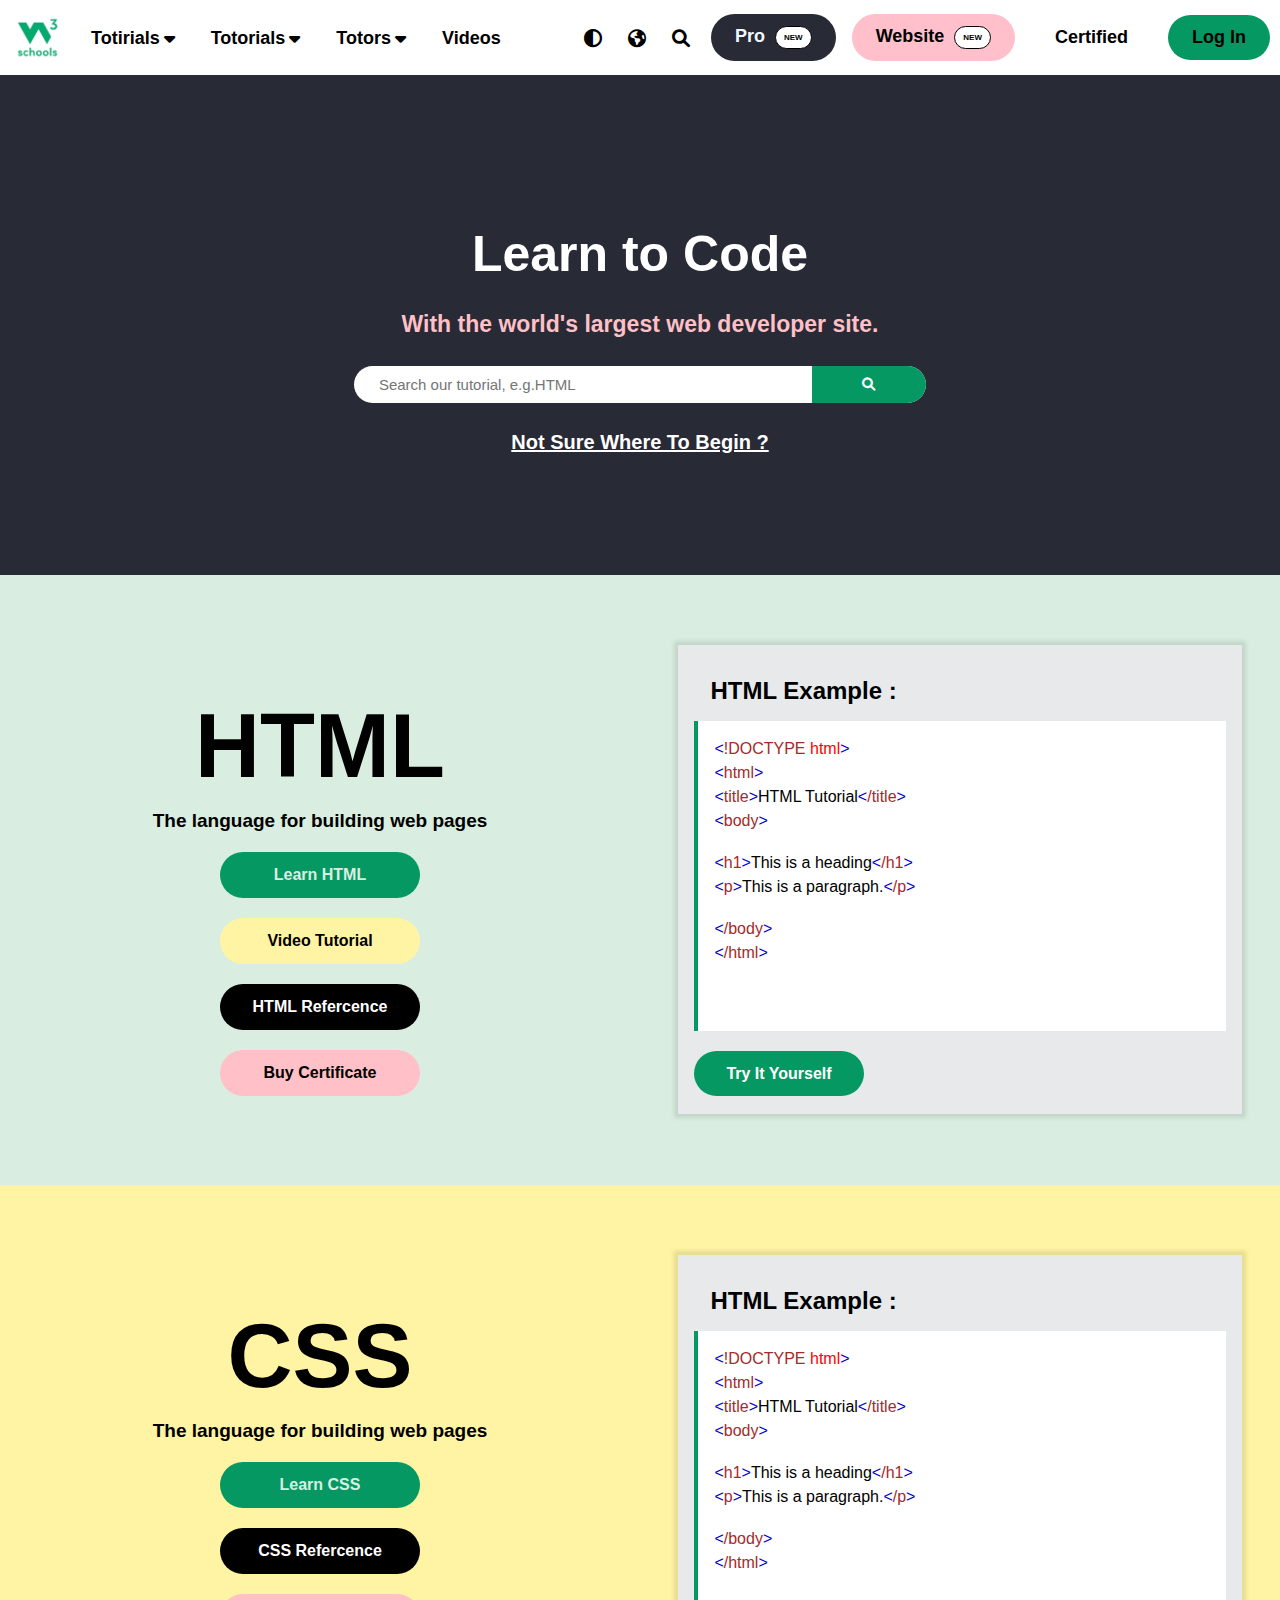
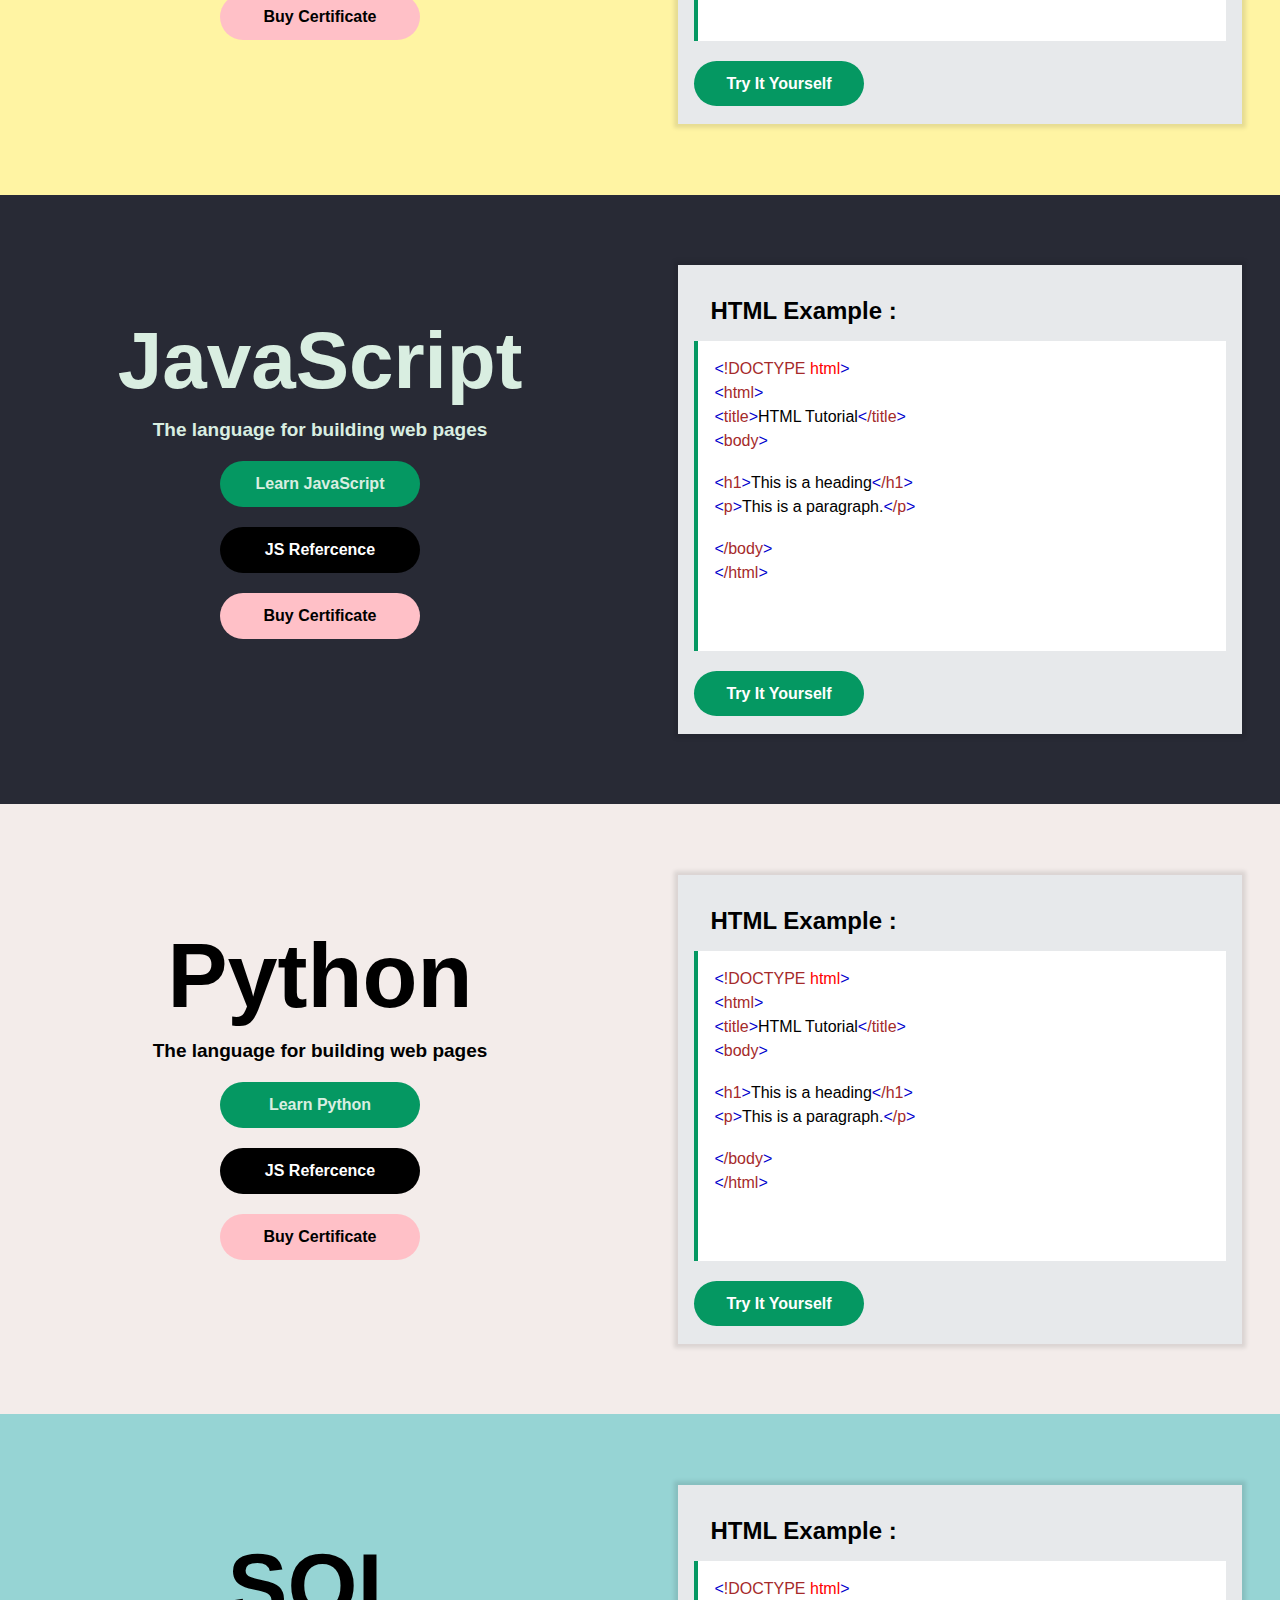
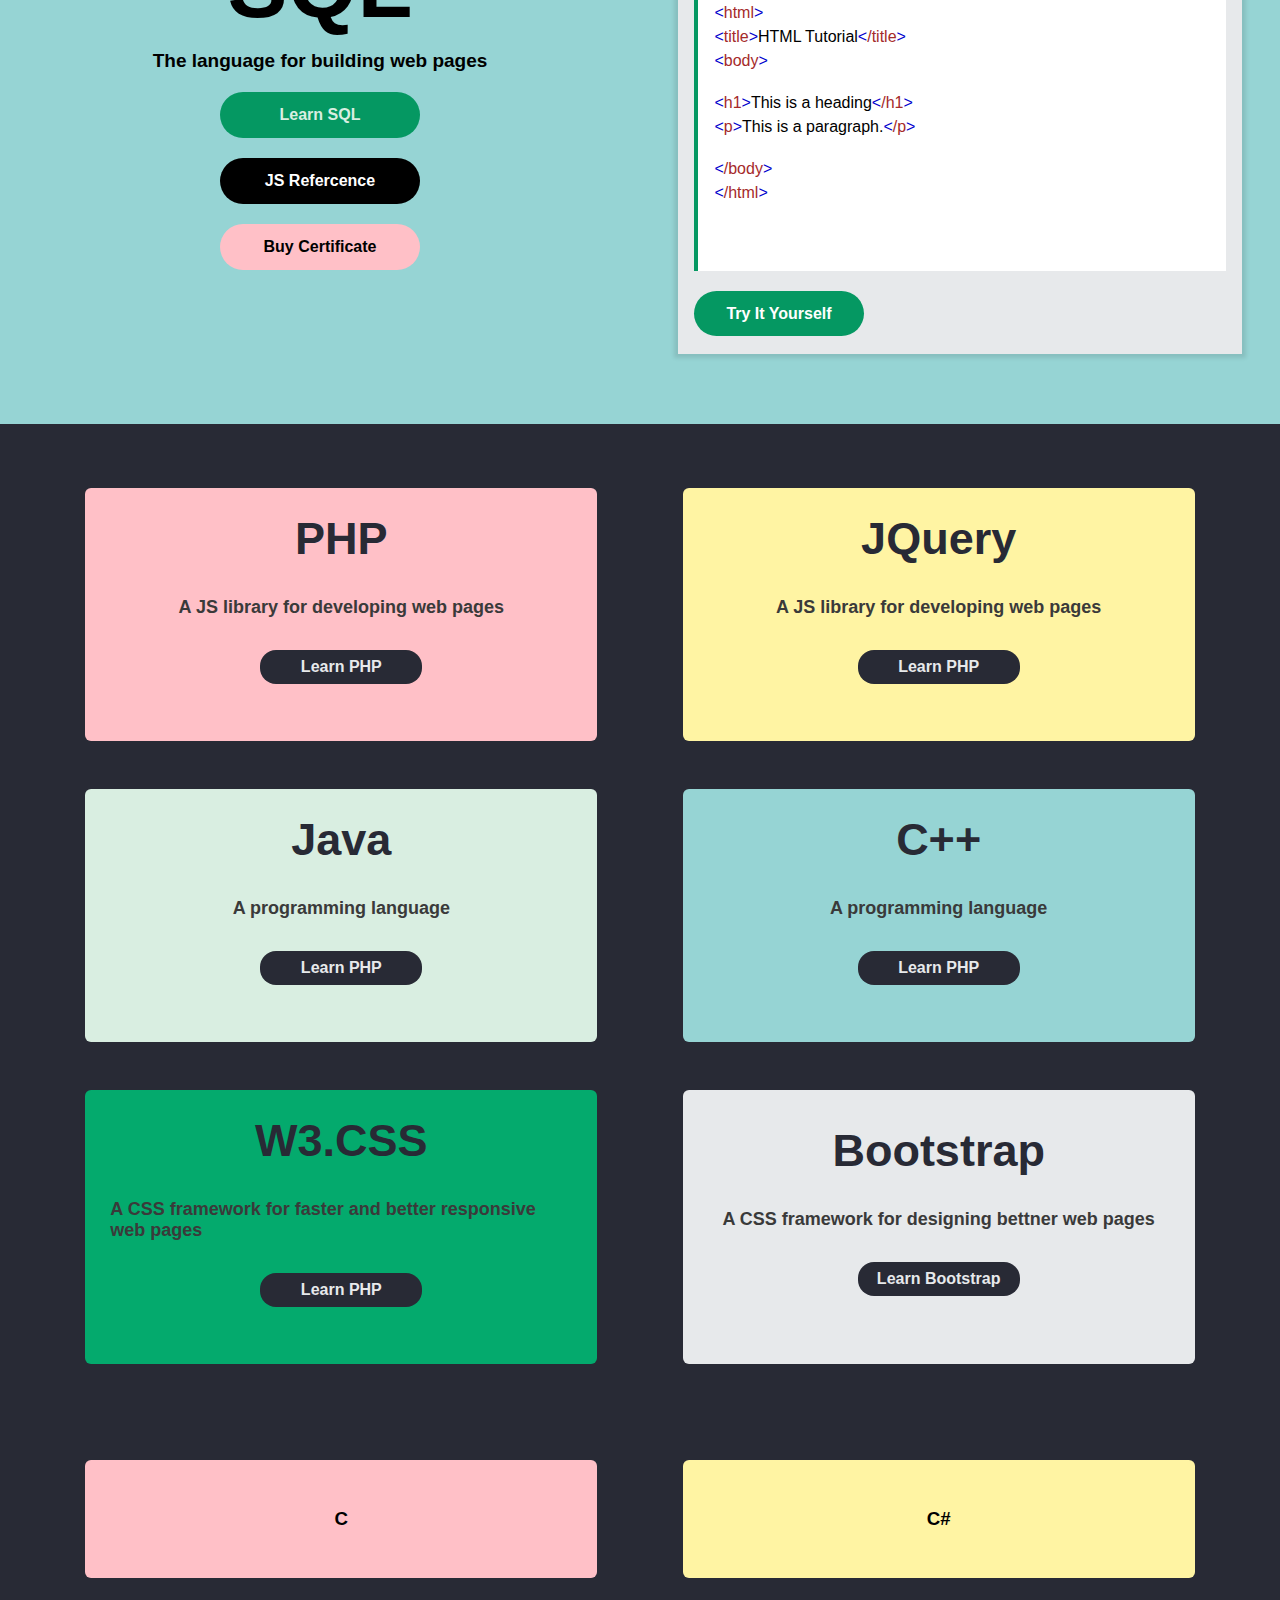
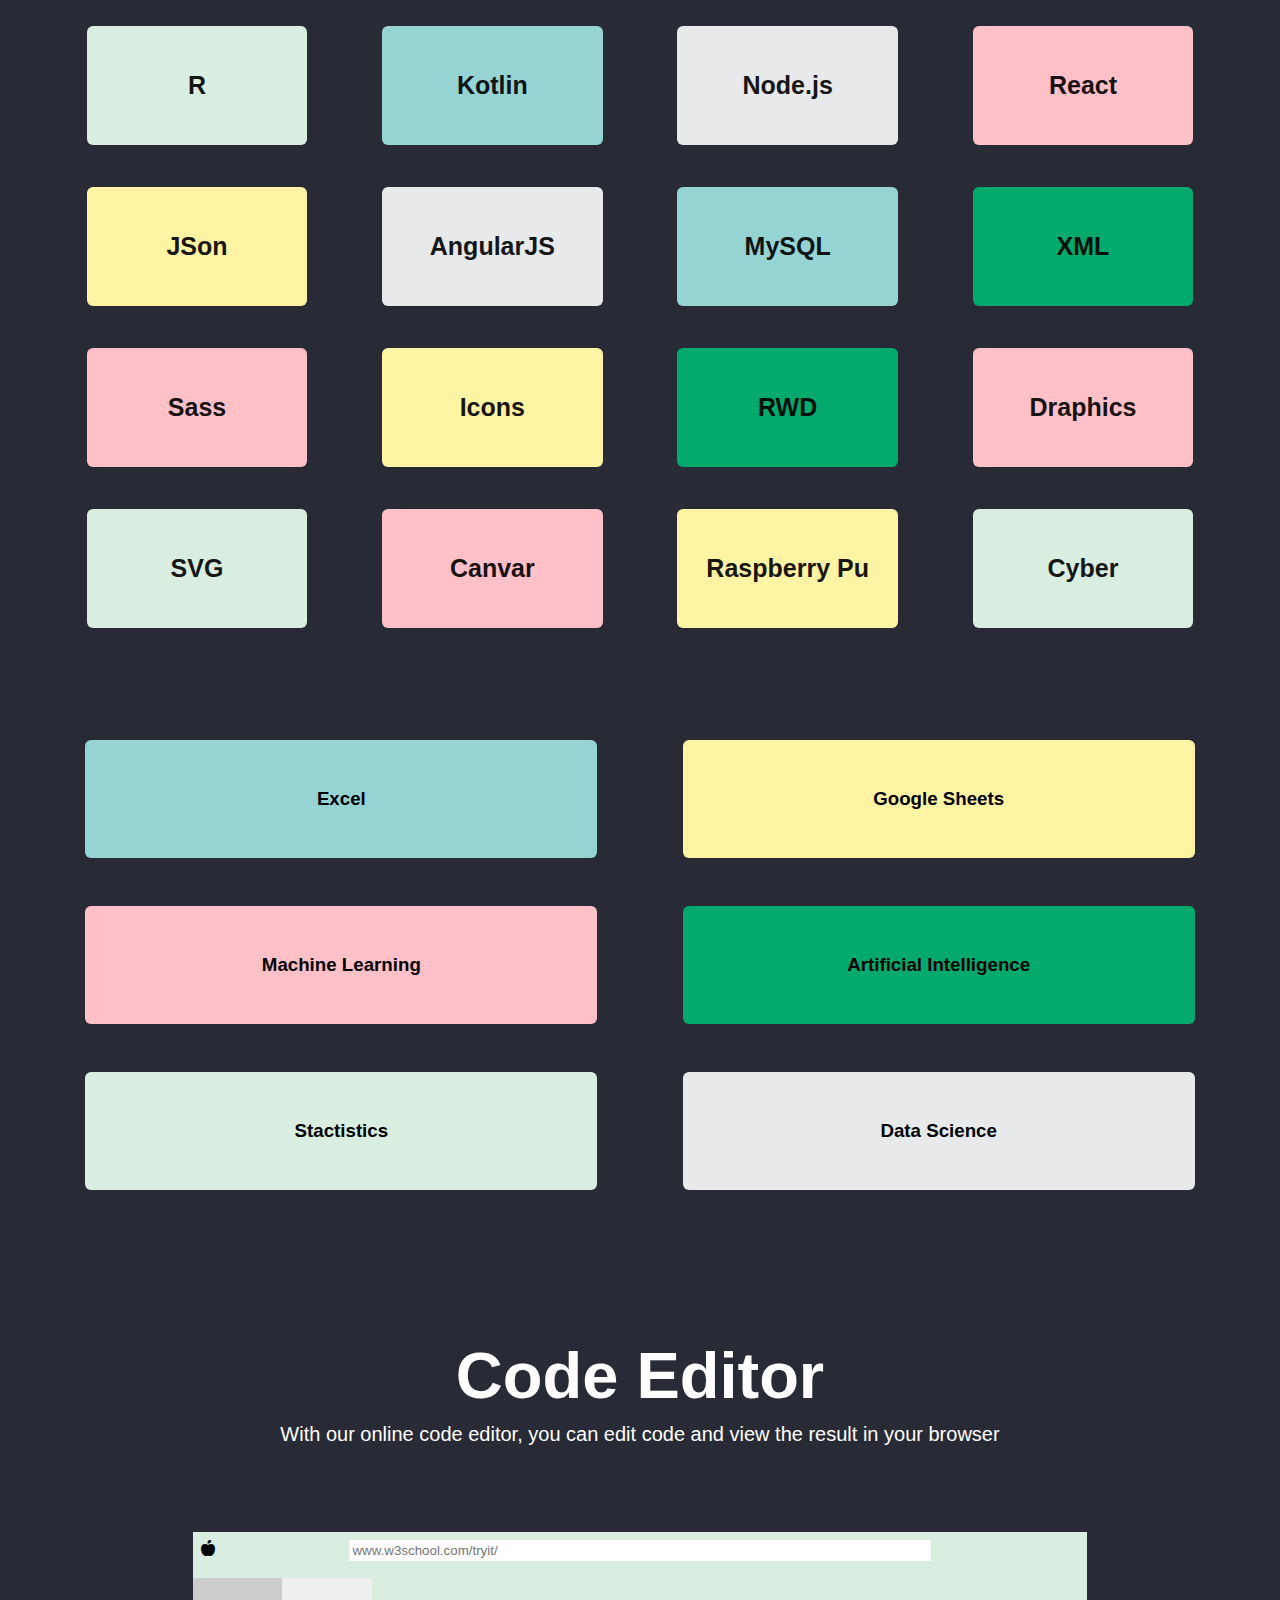
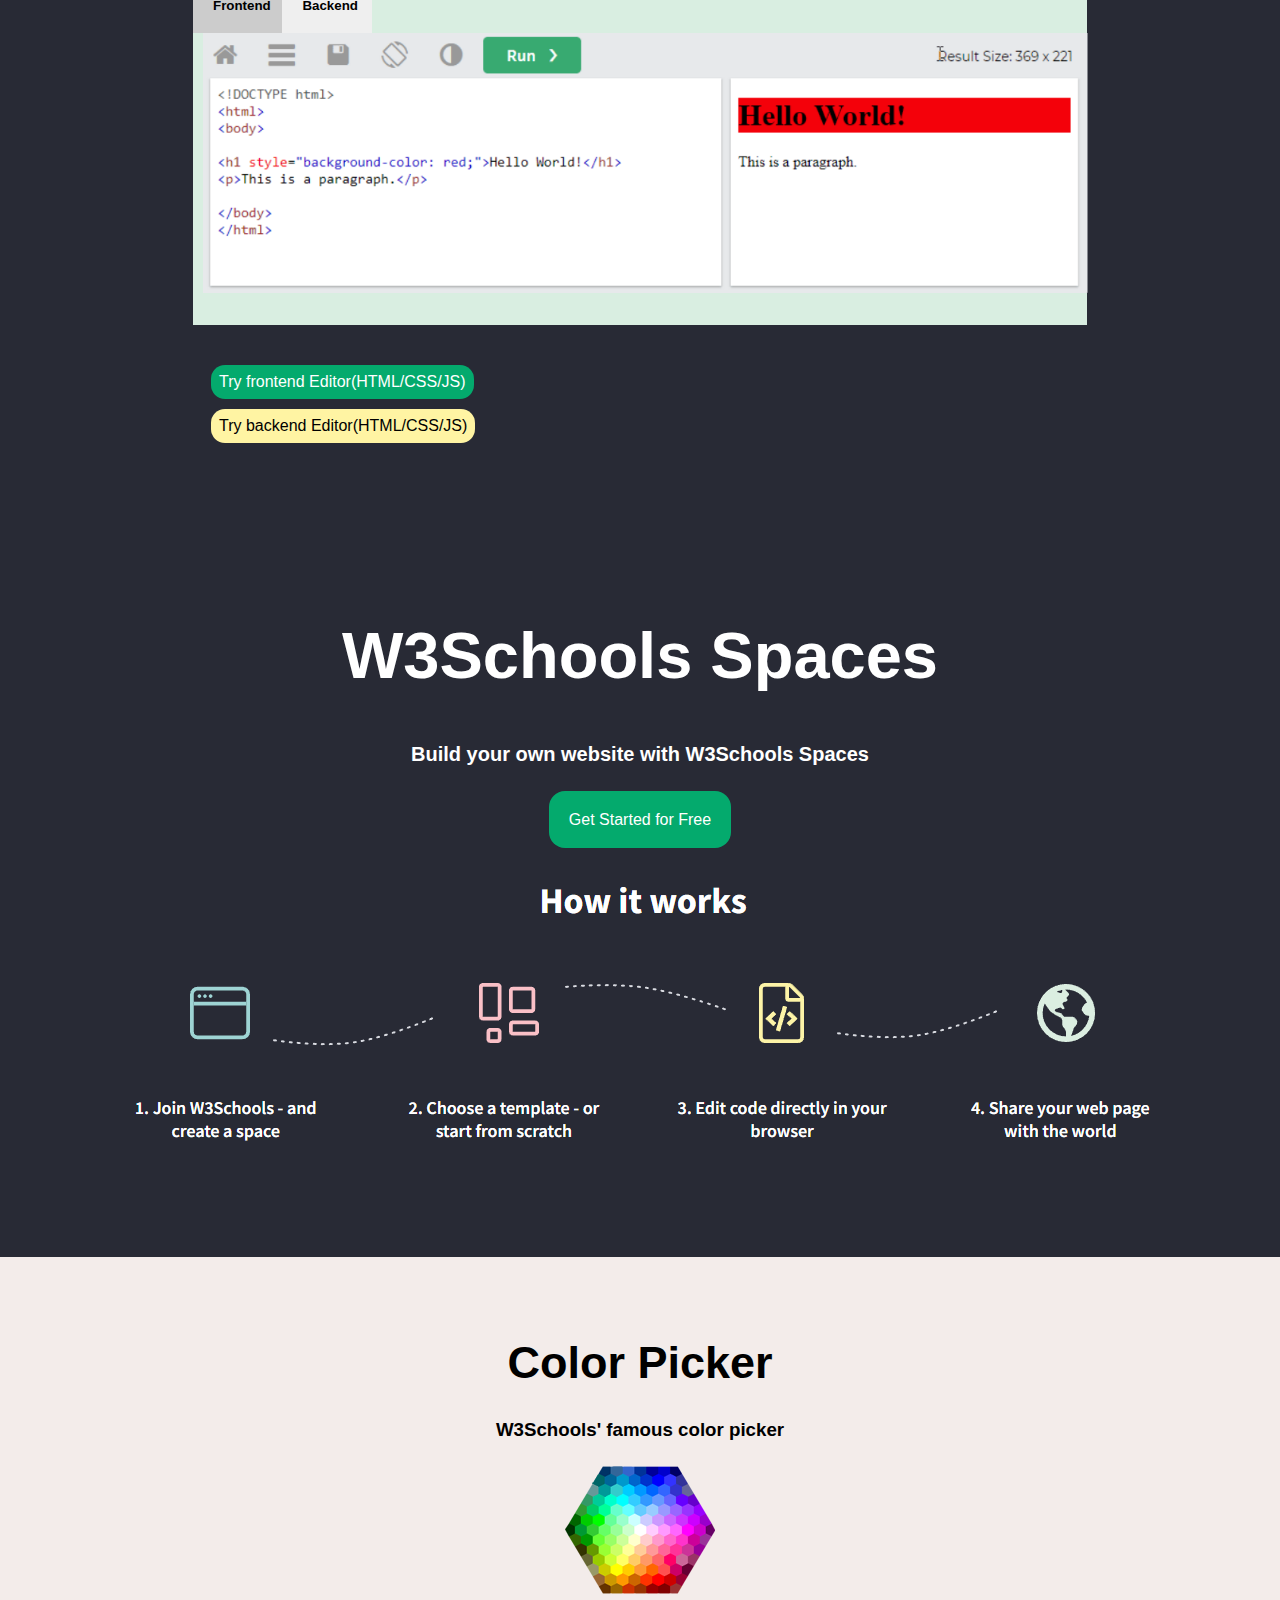
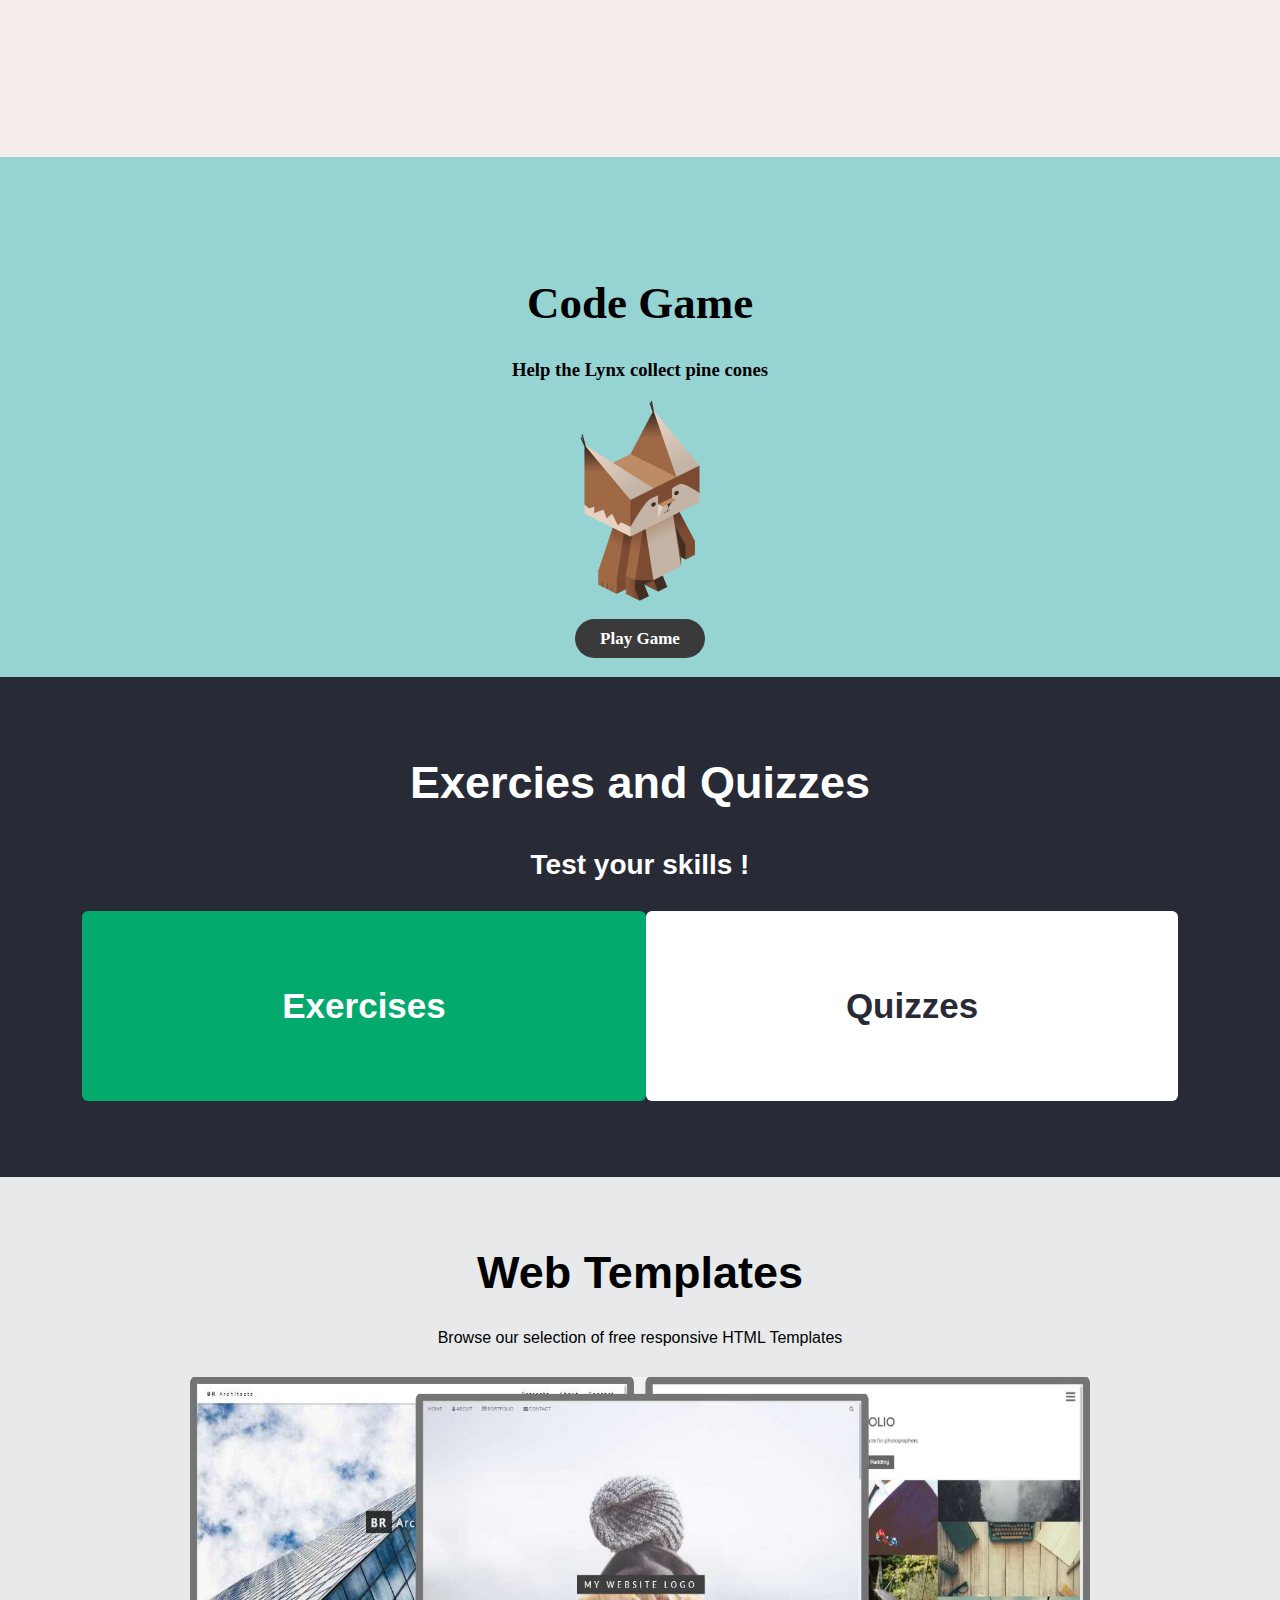
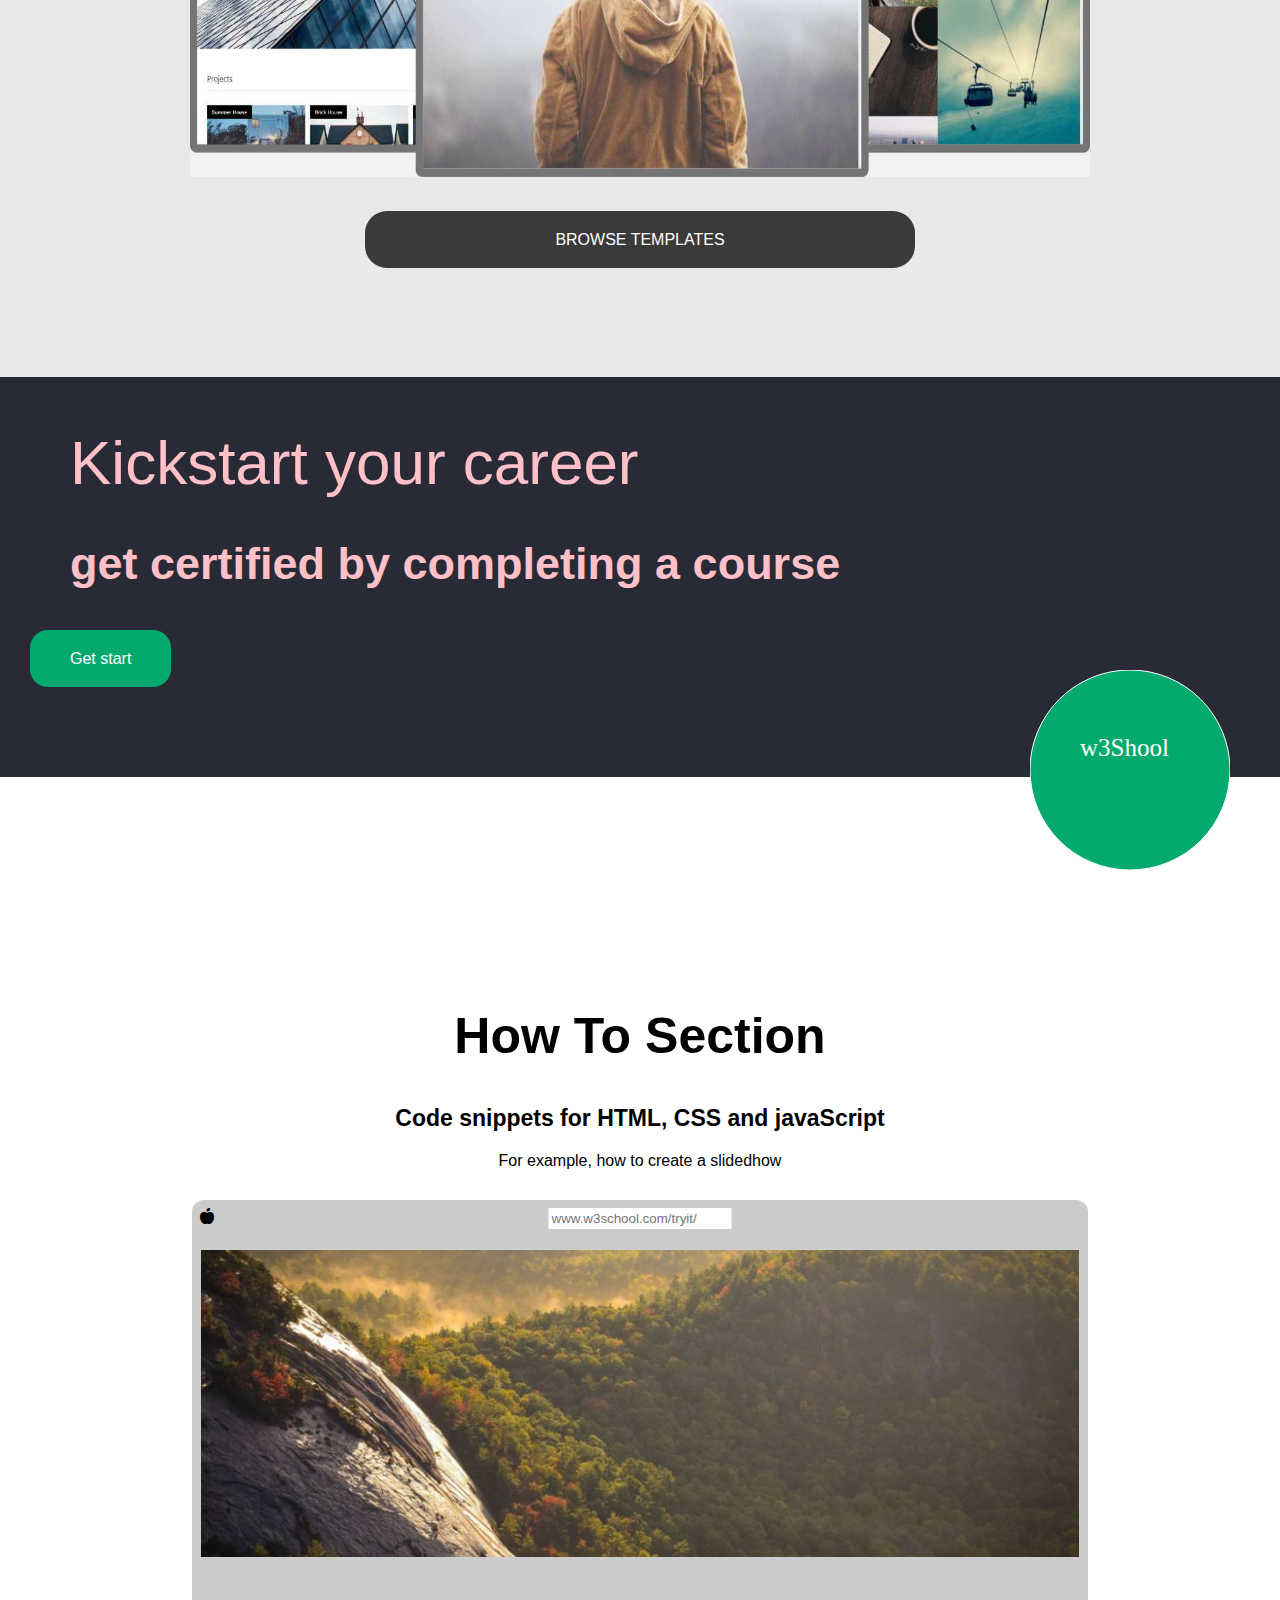
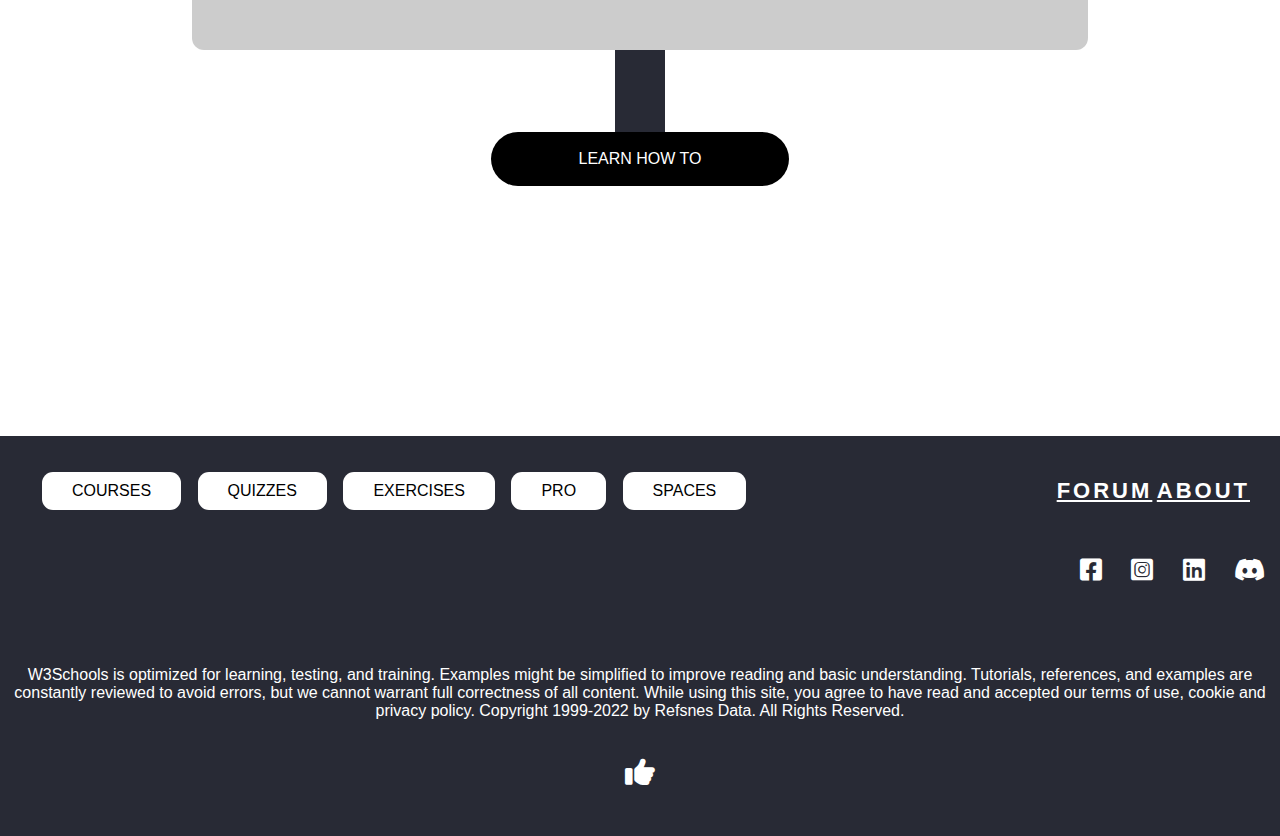
<file: index.html>
<!DOCTYPE html>
<html lang="en">
<head>
    <meta charset="UTF-8">
    <meta http-equiv="X-UA-Compatible" content="IE=edge">
    <meta name="viewport" content="width=device-width, initial-scale=1.0">
    <title>Docunhment</title>
    <link rel ="stylesheet" href="asset.css">
    <link rel="stylesheet" href="fontawesome-free-6.1.1-web/css/all.min.css">
<body>
    
        <div id="header" >
        <a class="logo-container" href="#">
            <img class="logo" src ="logo.jpg">
         </a>

         <ul class="nav-bar">
           <li><p>Totirials</p><i class="fa-solid fa-caret-down"></i></li>
           <li><p>Totorials</p><i class="fa-solid fa-caret-down"></i></li>
           <li><p>Totors</p><i class="fa-solid fa-caret-down"></i></li>
            <li><p>Videos</p></li>
            
           
         </ul>
         <div class="right-menu">
            <div class="dark"><i class="fa-solid fa-circle-half-stroke"></i></div>
            <div class="world"><i class="fa-solid fa-earth-americas"></i></div>
            <div class="search"><i class="fa-solid fa-magnifying-glass"></i></div>
            <div class="pro">Pro<span>New</span></div>
            <div class="website">Website<span>New</span></div>
            <div class="get-certified">Certified</div>
            <div class="login"> Log In</div>
         </div>
    </div>
    <div id="content">
        <div class="learn-to-code">
        <h1 class="margin-top-24px"> Learn to Code</h1>
        <h2 class="margin-top-24px">With the world's largest web developer site.</h2>
        
        <form class="margin-top-24px">
            <input type="text" id="search" name="fname" placeholder="Search our tutorial, e.g.HTML">
            <button>
                <i class="fa-solid fa-magnifying-glass"></i>
            </button>
            

        </form>
        <a class="margin-top-24px"href="#">Not Sure Where To begin ?</a>
        </div>
    </div>
    <div class="main-course html">
        
        <div class="left-content">
        <h1>HTML</h1>
        <p> The language for building web pages </p>
        <ul>
            <li><a class="learn" href="">Learn HTML</a></li>
            <li><a  class="video"href=""> Video Tutorial</a></li>
            <li><a class="reference" href="">HTML Refercence</a></li>
            <li><a class="buy" href="">Buy Certificate</a></li>
        </ul>
        </div>
        <div  class="code-example">
            <div class="code-container">
                <h3>HTML Example :</h3>
                <div class="code">
                    <span class="tagnamecolor" >
                        <span class="tagcolor">&lt;</span>!DOCTYPE<span class="attributecolor"
                            > html</span><span class="tagcolor"
                           >&gt;</span></span><br>
                    <span class="tagnamecolor" >
                        <span class="tagcolor"
                           >&lt;</span>html<span class="tagcolor"
                           >&gt;</span>
                        </span><br>
                    <span class="tagnamecolor" ><span class="tagcolor"
                           >&lt;</span>title<span class="tagcolor"
                           >&gt;</span></span>HTML Tutorial<span class="tagnamecolor"
                        ><span class="tagcolor">&lt;</span>/title<span
                            class="tagcolor">&gt;</span></span><br>
                    <span class="tagnamecolor" ><span class="tagcolor"
                           >&lt;</span>body<span class="tagcolor"
                           >&gt;</span></span><br><br>
                    <span class="tagnamecolor" ><span class="tagcolor"
                           >&lt;</span>h1<span class="tagcolor"
                           >&gt;</span></span>This is a heading<span class="tagnamecolor"
                        ><span class="tagcolor">&lt;</span>/h1<span
                            class="tagcolor">&gt;</span></span><br>
                    <span class="tagnamecolor" ><span class="tagcolor"
                           >&lt;</span>p<span class="tagcolor"
                           >&gt;</span></span>This is a paragraph.<span class="tagnamecolor"
                        ><span class="tagcolor">&lt;</span>/p<span
                            class="tagcolor">&gt;</span></span><br><br>
                    <span class="tagnamecolor" ><span class="tagcolor"
                           >&lt;</span>/body<span class="tagcolor"
                           >&gt;</span></span><br>
                    <span class="tagnamecolor" ><span class="tagcolor"
                           >&lt;</span>/html<span class="tagcolor"
                           >&gt;</span></span>



                    
                </div>
                <ul>
                    <li><a class="try-it-yourself" href="">Try It Yourself</a></li>
                </ul>
            </div>
            
        </div>
    </div>
    <div class="main-course css">
        
        <div class="left-content">
        <h1>CSS</h1>
        <p> The language for building web pages </p>
        <ul>
            <li><a class="learn" href="">Learn CSS</a></li>
            
            <li><a class="reference" href="">CSS Refercence</a></li>
            <li><a class="buy" href="">Buy Certificate</a></li>
        </ul>
        </div>
        <div  class="code-example">
            <div class="code-container">
                <h3>HTML Example :</h3>
                <div class="code">
                    <span class="tagnamecolor" >
                        <span class="tagcolor">&lt;</span>!DOCTYPE<span class="attributecolor"
                            > html</span><span class="tagcolor"
                           >&gt;</span></span><br>
                    <span class="tagnamecolor" >
                        <span class="tagcolor"
                           >&lt;</span>html<span class="tagcolor"
                           >&gt;</span>
                        </span><br>
                    <span class="tagnamecolor" ><span class="tagcolor"
                           >&lt;</span>title<span class="tagcolor"
                           >&gt;</span></span>HTML Tutorial<span class="tagnamecolor"
                        ><span class="tagcolor">&lt;</span>/title<span
                            class="tagcolor">&gt;</span></span><br>
                    <span class="tagnamecolor" ><span class="tagcolor"
                           >&lt;</span>body<span class="tagcolor"
                           >&gt;</span></span><br><br>
                    <span class="tagnamecolor" ><span class="tagcolor"
                           >&lt;</span>h1<span class="tagcolor"
                           >&gt;</span></span>This is a heading<span class="tagnamecolor"
                        ><span class="tagcolor">&lt;</span>/h1<span
                            class="tagcolor">&gt;</span></span><br>
                    <span class="tagnamecolor" ><span class="tagcolor"
                           >&lt;</span>p<span class="tagcolor"
                           >&gt;</span></span>This is a paragraph.<span class="tagnamecolor"
                        ><span class="tagcolor">&lt;</span>/p<span
                            class="tagcolor">&gt;</span></span><br><br>
                    <span class="tagnamecolor" ><span class="tagcolor"
                           >&lt;</span>/body<span class="tagcolor"
                           >&gt;</span></span><br>
                    <span class="tagnamecolor" ><span class="tagcolor"
                           >&lt;</span>/html<span class="tagcolor"
                           >&gt;</span></span>



                    
                </div>
                <ul>
                    <li><a class="try-it-yourself" href="">Try It Yourself</a></li>
                </ul>
            </div>
            
        </div>
    </div>
    <div class="main-course javascript">
        
        <div class="left-content">
        <h1>JavaScript</h1>
        <p> The language for building web pages </p>
        <ul>
            <li><a class="learn" href="">Learn JavaScript</a></li>
            
            <li><a class="reference" href="">JS Refercence</a></li>
            <li><a class="buy" href="">Buy Certificate</a></li>
        </ul>
        </div>
        <div  class="code-example">
            <div class="code-container">
                <h3>HTML Example :</h3>
                <div class="code">
                    <span class="tagnamecolor" >
                        <span class="tagcolor">&lt;</span>!DOCTYPE<span class="attributecolor"
                            > html</span><span class="tagcolor"
                           >&gt;</span></span><br>
                    <span class="tagnamecolor" >
                        <span class="tagcolor"
                           >&lt;</span>html<span class="tagcolor"
                           >&gt;</span>
                        </span><br>
                    <span class="tagnamecolor" ><span class="tagcolor"
                           >&lt;</span>title<span class="tagcolor"
                           >&gt;</span></span>HTML Tutorial<span class="tagnamecolor"
                        ><span class="tagcolor">&lt;</span>/title<span
                            class="tagcolor">&gt;</span></span><br>
                    <span class="tagnamecolor" ><span class="tagcolor"
                           >&lt;</span>body<span class="tagcolor"
                           >&gt;</span></span><br><br>
                    <span class="tagnamecolor" ><span class="tagcolor"
                           >&lt;</span>h1<span class="tagcolor"
                           >&gt;</span></span>This is a heading<span class="tagnamecolor"
                        ><span class="tagcolor">&lt;</span>/h1<span
                            class="tagcolor">&gt;</span></span><br>
                    <span class="tagnamecolor" ><span class="tagcolor"
                           >&lt;</span>p<span class="tagcolor"
                           >&gt;</span></span>This is a paragraph.<span class="tagnamecolor"
                        ><span class="tagcolor">&lt;</span>/p<span
                            class="tagcolor">&gt;</span></span><br><br>
                    <span class="tagnamecolor" ><span class="tagcolor"
                           >&lt;</span>/body<span class="tagcolor"
                           >&gt;</span></span><br>
                    <span class="tagnamecolor" ><span class="tagcolor"
                           >&lt;</span>/html<span class="tagcolor"
                           >&gt;</span></span>



                    
                </div>
                <ul>
                    <li><a class="try-it-yourself" href="">Try It Yourself</a></li>
                </ul>
            </div>
            
        </div>
    </div>
    <div class="main-course python">
        
        <div class="left-content">
        <h1>Python</h1>
        <p> The language for building web pages </p>
        <ul>
            <li><a class="learn" href="">Learn Python</a></li>
            
            <li><a class="reference" href="">JS Refercence</a></li>
            <li><a class="buy" href="">Buy Certificate</a></li>
        </ul>
        </div>
        <div  class="code-example">
            <div class="code-container">
                <h3>HTML Example :</h3>
                <div class="code">
                    <span class="tagnamecolor" >
                        <span class="tagcolor">&lt;</span>!DOCTYPE<span class="attributecolor"
                            > html</span><span class="tagcolor"
                           >&gt;</span></span><br>
                    <span class="tagnamecolor" >
                        <span class="tagcolor"
                           >&lt;</span>html<span class="tagcolor"
                           >&gt;</span>
                        </span><br>
                    <span class="tagnamecolor" ><span class="tagcolor"
                           >&lt;</span>title<span class="tagcolor"
                           >&gt;</span></span>HTML Tutorial<span class="tagnamecolor"
                        ><span class="tagcolor">&lt;</span>/title<span
                            class="tagcolor">&gt;</span></span><br>
                    <span class="tagnamecolor" ><span class="tagcolor"
                           >&lt;</span>body<span class="tagcolor"
                           >&gt;</span></span><br><br>
                    <span class="tagnamecolor" ><span class="tagcolor"
                           >&lt;</span>h1<span class="tagcolor"
                           >&gt;</span></span>This is a heading<span class="tagnamecolor"
                        ><span class="tagcolor">&lt;</span>/h1<span
                            class="tagcolor">&gt;</span></span><br>
                    <span class="tagnamecolor" ><span class="tagcolor"
                           >&lt;</span>p<span class="tagcolor"
                           >&gt;</span></span>This is a paragraph.<span class="tagnamecolor"
                        ><span class="tagcolor">&lt;</span>/p<span
                            class="tagcolor">&gt;</span></span><br><br>
                    <span class="tagnamecolor" ><span class="tagcolor"
                           >&lt;</span>/body<span class="tagcolor"
                           >&gt;</span></span><br>
                    <span class="tagnamecolor" ><span class="tagcolor"
                           >&lt;</span>/html<span class="tagcolor"
                           >&gt;</span></span>



                    
                </div>
                <ul>
                    <li><a class="try-it-yourself" href="">Try It Yourself</a></li>
                </ul>
            </div>
            
        </div>
    </div>
    <div class="main-course sql">
        
        <div class="left-content">
        <h1>SQL</h1>
        <p> The language for building web pages </p>
        <ul>
            <li><a class="learn" href="">Learn SQL</a></li>
            
            <li><a class="reference" href="">JS Refercence</a></li>
            <li><a class="buy" href="">Buy Certificate</a></li>
        </ul>
        </div>
        <div  class="code-example">
            <div class="code-container">
                <h3>HTML Example :</h3>
                <div class="code">
                    <span class="tagnamecolor" >
                        <span class="tagcolor">&lt;</span>!DOCTYPE<span class="attributecolor"
                            > html</span><span class="tagcolor"
                           >&gt;</span></span><br>
                    <span class="tagnamecolor" >
                        <span class="tagcolor"
                           >&lt;</span>html<span class="tagcolor"
                           >&gt;</span>
                        </span><br>
                    <span class="tagnamecolor" ><span class="tagcolor"
                           >&lt;</span>title<span class="tagcolor"
                           >&gt;</span></span>HTML Tutorial<span class="tagnamecolor"
                        ><span class="tagcolor">&lt;</span>/title<span
                            class="tagcolor">&gt;</span></span><br>
                    <span class="tagnamecolor" ><span class="tagcolor"
                           >&lt;</span>body<span class="tagcolor"
                           >&gt;</span></span><br><br>
                    <span class="tagnamecolor" ><span class="tagcolor"
                           >&lt;</span>h1<span class="tagcolor"
                           >&gt;</span></span>This is a heading<span class="tagnamecolor"
                        ><span class="tagcolor">&lt;</span>/h1<span
                            class="tagcolor">&gt;</span></span><br>
                    <span class="tagnamecolor" ><span class="tagcolor"
                           >&lt;</span>p<span class="tagcolor"
                           >&gt;</span></span>This is a paragraph.<span class="tagnamecolor"
                        ><span class="tagcolor">&lt;</span>/p<span
                            class="tagcolor">&gt;</span></span><br><br>
                    <span class="tagnamecolor" ><span class="tagcolor"
                           >&lt;</span>/body<span class="tagcolor"
                           >&gt;</span></span><br>
                    <span class="tagnamecolor" ><span class="tagcolor"
                           >&lt;</span>/html<span class="tagcolor"
                           >&gt;</span></span>



                    
                </div>
                <ul>
                    <li><a class="try-it-yourself" href="">Try It Yourself</a></li>
                </ul>
            </div>
            
        </div>
    </div>

    <div class="recommend">
        <div class="course pink ">
            <h3>PHP</h3>
            <p>A JS library for developing web pages</p>
            <a href="#">Learn PHP</a>
        </div>
        <div class="course yellow">
            <h3>JQuery</h3>
            <p>A JS library for developing web pages</p>
            <a href="#">Learn PHP</a>
        </div>
        <div class="course white">
            <h3>Java</h3>
            <p>A programming language</p>
            <a href="#">Learn PHP</a>
        </div>
        <div class="course lightblue">
            <h3>C++</h3>
            <p>A programming language</p>
            <a href="#">Learn PHP</a>
        </div>
        <div class="course green">
            <h3 href="">W3.CSS</h3>
            <p>A CSS framework for faster and better responsive web pages</p>
            <a href="#">Learn PHP</a>
        </div>
        <div class="course white-2">
            <h3 href="">Bootstrap</h3>
            <p>A CSS framework for designing bettner web pages</p>
            <a href="#">Learn Bootstrap</a>
        </div>
    </div>

   
        <div class="cpp-and-csharp">
            <div class="card-41 pink">
            <h3>C</h3>
         </div>
        
            <div class="card-41 yellow">
            <h3>C#</h3>
        </div>
      
        </div>

        <div class="languages">
           <div class="pro white">
                <h3>R</h3>
           </div>
           <div class="pro lightblue">
                <h3>Kotlin</h3>
           </div>
           <div class="pro white-2">
                <h3>Node.js</h3>
           </div>
           <div class="pro pink">
                <h3>React</h3>
           </div>
           <div class="pro yellow">
                <h3>JSon</h3>
           </div>
           <div class="pro white-2">
                <h3>AngularJS</h3>
           </div>
           <div class="pro lightblue">
                <h3>MySQL</h3>
           </div>
           <div class="pro green">
                <h3>XML</h3>
           </div>
           <div class="pro pink">
                <h3>Sass</h3>
           </div>
           <div class="pro yellow">
                <h3>Icons</h3>
           </div>
           <div class="pro green">
                <h3>RWD</h3>
           </div>
           <div class="pro pink">
                <h3>Draphics</h3>
           </div>
           <div class="pro white">
                <h3>SVG</h3>
           </div>
           <div class="pro pink">
                <h3>Canvar</h3>
           </div>
           <div class="pro yellow">
                <h3> Raspberry Pu</h3>
           </div>
           <div class="pro white">
                <h3>Cyber</h3>
           </div>
           
        </div>

      <div class="microsoft">
        <div class="mic lightblue">
            <h3>Excel</h3>
        </div>
        <div class="mic yellow">
            <h3>Google Sheets</h3>
        </div>
        <div class="mic pink">
            <h3>Machine Learning</h3>
        </div>
        <div class="mic green">
            <h3>Artificial Intelligence</h3>
        </div>
        <div class="mic white">
            <h3>Stactistics</h3>
        </div>
        <div class="mic white-2">
            <h3>Data Science</h3>
        </div>
      </div> 

   <div class="code-editor">
        <div class="frontend">
            <h1> Code Editor </h1>
            <h4> With our online code editor, you can edit code and view the result in your browser </h4>
            <br>
            <br>
            <div class="codeeditor-container">
                <div class="codeeditor-row">
                    <span class="codeeditor-dot"><i class="fa-solid fa-apple-whole"></i></span>
                
                <div class="codeeditor-column ">
                    <input  type="text" placeholder="www.w3school.com/tryit/">
                
                </div>
                </div>
                     <div class="bar">
                            <button class="frontend-btn">Frontend</button>
                           <button class="frontend-btn">Backend</button>
                           <div class="imgex">
                                <img class="example" src="code editor.jpg.png">
                         </div>
                    </div>
                       
                <br>
                    
            </div>
            <div class="foot">
                <a class="fr green color-white">Try frontend Editor(HTML/CSS/JS)</a>
                <a class="fr yellow">Try backend Editor(HTML/CSS/JS)</a>
            </div>
        </div>
   </div>

   <div class="how-w3school">
    <h1> W3Schools Spaces</h1>
    <h3> Build your own website with W3Schools Spaces</h3>
   <a class="link" href="#">Get Started for Free</a>
   <div class="img-container">
   <img class="job" src="work.jpg">
</div>
   </div>

   <div class="color-picker">
         <h1> Color Picker </h1>
          <h3>W3Schools' famous color picker</h3>
          <img src ="colorpicker.jpg">
   </div>

   <div class="code-game">
        <h1>Code Game</h1>
        <h3>Help the Lynx collect pine cones</h3>
        <div class="img-container">
        <img class="doll" src ="w3lynx.jpg">
        </div>
        <a class="game">Play Game</a>
   </div>

   <div class="exercies">
         <h1>Exercies and Quizzes</h1>
          <h3>Test your skills !</h3> 
          <div class="quizze">
                <div class="colum left">
                    <a class="e" href="">Exercises</a>
                </div>
                <div class="colum right">
                    <a class="q" href ="">Quizzes</a>
            </div>
          </div> 
   </div>

   <div class="templates">
    <h1>Web Templates</h1>
    <p>Browse our selection of free responsive HTML Templates</p>
    <div class="web">
        <img class="tem"  src="w3css_templates.jpg">
    </div>
    <a class =" browse"> Browse Templates</a>
   </div>

<div class="panel">
    <h1>Kickstart your career</h1>
    <h3>get certified by completing a course</h3>
    <a class ="get">Get start</a>
    <div class="circle">
    <svg height="200" width="200">
        <circle cx="100" cy="100" r="100" stroke="#fff" stroke-width="1" fill="#04aa6d" />
        Sorry, your browser does not support inline SVG.  
      <path id="my_path" d="M 80,20 C 40,40 160,40 100,150" fill="transparent"></path>
      <text fill="#ffffff" font-size="25" font-family="Verdana" x="50" y="86">w3Shool</text>
        Sorry, your browser does not support inline SVG.
      </svg> 
    </div>
</div>

<div class="section">
    <h1>How To Section</h1>
    <h3>Code snippets for HTML, CSS and javaScript</h3>
    <p>For example, how to create a slidedhow</p>
    <div class="board">
        <div class="codeeditor-row">
            <span class="codeeditor-dot"><i class="fa-solid fa-apple-whole"></i></span>
        
        <div class="codeeditor-column ">
            <input  type="text" placeholder="www.w3school.com/tryit/">
        
        </div>

    </div>
    <img class="natural" src ="nature_wide.jpg">
</div>
<div class="col">
         <div class="auto"> </div>
        <div class="down">
    <a class="learn"> LEARN HOW TO </a>
        </div>
</div>
</div>

<div class="footer-end">
    <div>
    <div class="left-footer">
        <a href="" class="">Courses</a>
        <a href="" class=""> Quizzes</a>
        <a href="" class="">Exercises</a>
        <a href="" class="">Pro</a>
        <a href="" class="">Spaces</a>
        </div>
        <div class="right-footer">
            <a href="" class="">Forum</a>
            <a href="" class="">About</a>
        </div>
        </div>
        <div class="content-footer">
            <a href="" class=""><i class="fa-brands fa-facebook-square"></i></a>
            <a href="" class=""><i class="fa-brands fa-instagram-square"></i></a>
            <a href="" class=""><i class="fa-brands fa-linkedin"></i></a>
            <a href="" class=""><i class="fa-brands fa-discord"></i></a>
        </div>
        <div class="endend">
            <a>W3Schools is optimized for learning, testing, and training. Examples might be simplified to improve reading and basic understanding.
                 Tutorials, references, and examples are constantly reviewed to avoid errors, but we cannot warrant full correctness of all content.
                 While using this site, you agree to have read and accepted our <a>terms of use, cookie and privacy policy.
                Copyright 1999-2022 by Refsnes Data. All Rights Reserved.</a></p><br><br>
                <a href="" class="likelike"><i class="fa-solid fa-thumbs-up"></i></a>
        </div>
    </div>
</div>
</body>
</html>
</file>
<file: asset.css>
*{
    padding: 0;
    margin: 0;
    box-sizing: border-box;
    transition: all 0.2s;
   
}
body{
    font-family: 'Source Sans Pro', sans-serif;
}
#header{
    height: 75px;
    font-family:'Source Sans Pro', sans-serif ;
    position: relative;
    font-size: 18px;
   margin-right: 10px;
}
#header .logo-container{
    height: inherit;
    display: inline-block;
    
}
#header .logo-container .logo{
    height: inherit;
    padding: 10px;
}
#header .nav-bar{
    display:inline-block;
    position: absolute;
    top :50%;
    transform: translateY(-50%);
    font-weight: bold;
    
    height: 100%;
  
}
#header .nav-bar li{
    float: left;
    list-style: none;
    padding: 16px;
     height: 100%;
     display: flex;
     align-items: center;/*ben trong dan 2 ben*/
    justify-content: center;/*tren duoi*/
   
}
#header .nav-bar i{
    padding: 4px;
}
#header .nav-bar li:hover{
    background-color: #059862;
    color: aliceblue;
}
#header .right-menu{
   right:0;
    position: absolute;
    height: 100%;
    top: 0;
    display: flex;
    align-items: center;
}
#header .right-menu div{
    float: left;
    margin-left: 16px;
    padding: 12px 24px;
    position: relative;
    display: flex;
    font-weight: bold;
    border-radius: 32px;
  
}
#header .right-menu .pro,
#header .right-menu .website{
    background-color: #282A35;
   
    font-weight: bold;
    color: aliceblue;
    
 

}
#header .right-menu .website{
    background-color: pink;
    color: black;
}
#header .right-menu .login{
    background-color: #059862;
}
#header .right-menu .get-certified:hover{
    background-color: #059862;
}
#header .right-menu span{
    color: black;
    font-size: 8px;
    border-radius: 12px;
    background-color: #fff;
    text-transform: uppercase;

    margin-left: 10px;
    padding: 6px 8px ;
    border: 1px solid black;
}
#header .right-menu .pro:hover,
#header .right-menu .login:hover,
#header .right-menu .get-certified:hover,
#header .right-menu .website:hover
{
    filter: opacity(80%);
}
#header .right-menu .dark,
#header .right-menu .search
{
    padding: 5px;
}
#header .right-menu .world{
    padding: 5px;
}
#header .right-menu .dark:hover,
#header .right-menu .search:hover,
#header .right-menu .world:hover{
    color: #059862;
}
.margin-top-24px{
    margin-top: 28px;
}
.tagnamecolor{
   color:brown;
}
.tagcolor{
    color: mediumblue;
}
.attributecolor{
    color: red;
}
.color-white{
    color: white;
}
#content{
    width: 100%;
    display: flex;
    height: 500px;
    background-color: #282A35;
    font-family: 'Source Sans Pro', sans-serif;
    flex-direction: column;
    align-items: center;
    justify-content: center;
}
#content .learn-to-code{
    display: flex;
    align-items: center;
    justify-content: center;
    flex-direction: column;
}
#content .learn-to-code h1{
    color: #fff;
    font-size: 50px;
    text-align: center;
   /* padding-top: 50px;*/
}
#content .learn-to-code h2{
    text-align: center;
    color: #ffc0c7;
   font-size: 23px;
   /* margin: 30px 0px 10px;*/
}
#content .learn-to-code #search{
    background-color: #fff;
    padding: 10px 10px 10px 25px;
    font-size: 15px;
    width: 100%;
    border-radius: 24px;
    border: none;
}
#content .learn-to-code #search:focus{
    outline: none;
}
#content .learn-to-code form{
    position: relative;
    width: 120%;
}


.learn-to-code button{
    position: absolute;
    top:0;
    right :0;
   
    height: 100%;
    background-color: #059862;
    width: 20%;
    border-top-right-radius:24px ;
    border-bottom-right-radius:24px;
    border: none;
}
.learn-to-code button i{
    color: #fff;
}
.learn-to-code button i:hover{
    filter: opacity(80%);
}
.learn-to-code a{
    color: #fff;
    font-size: 20px;
    font-weight: bold;
   text-transform: capitalize;

}
.learn-to-code a:hover{
    color:#059862 ;
}
.main-course{
    height:auto;
    background-color:#d9eee1 ;
    display: flex;
    font-family: 'Source Sans Pro', sans-serif;
    /*flex-basis: 60%;*/
    padding: 32px 0px;
}
.main-course .left-content h1{
    color: black;
    display: block;
    font-size: 90px;
    font-weight: 700;
    text-align: center;
    padding-top: 50px;
    padding-bottom: 12px;
 

}
.main-course .left-content,
.main-course .code-example
{
   /* flex-basis: 40%;*/
    padding: 3%;
    text-align: center;
   width: 50%;
}
.main-course .left-content ul li{
    padding-top: 20px;
    list-style-type: none;
    display: flex;
    justify-content: center;
    
}
.main-course .code-example ul{
    list-style:none;
    margin-top: 34px ;
    margin-bottom: 15px;
   
}
.main-course .code-example ul{
    display: block;
}
.main-course .code-example .code-container .try-it-yourself,
.main-course .left-content ul li a{
    border-radius: 25px;
    font-size: 16px;
    padding: 14px 32px;
    text-decoration: none;
    font-weight: bold;
    border: none;
    cursor: pointer;
    overflow: hidden;
    width: 200px;
}
.main-course .left-content ul li a:hover{
    filter: opacity(80%);
}
.main-course .left-content p{
    font-size: 19px;
    font-weight: bold;

}
.main-course .left-content .learn{
    background-color: #059862;
    color: #d9eee1;
   
}
.main-course .left-content .video{
    background-color: #fff4a3;
    color: black;
}
.main-course .left-content .reference{
    background-color: black;
    color: #fff;
}
.main-course .left-content .buy{
    background-color: #ffc0c7;
    color: black;
}
.main-course .code-example .code-container{
  
    padding: 16px;
    background-color: #e7e9eb;
    display: block;
    height: auto;
   box-shadow: 0 0 4px 4px rgba(0,0,0,0.1);

}
.main-course .code-example .code-container h3{
    font-weight: 600;
    padding: 16px;
    font-size: 24px;
    color: #000;
}
.main-course .code-container{
    text-align: left;
}
.main-course .code-example{
   /* margin-top: 50px;*/
    width: 50%;
    height: auto;
}
.main-course .code-example .code-container .code{
    background-color: #fff;

    padding: 16px 16px 66px 16px;
    border-left: 4px solid #059862;
}
.main-course .code-example .code-container .try-it-yourself{
    list-style-type: none;
    background-color: #059862;
    color: #fff;
 
}
.main-course.css{
    background-color:#fff4a3; ;
}
.main-course.javascript{
    background-color: #282A35;
}
.main-course.javascript h1{
    color: #d9eee1;
    font-size: 80px;
}
.main-course.javascript p{
    color: #d9eee1;
}
.main-course.python{
    background-color:#F3ECEA;
}
.main-course.sql{
    background-color:#96D4D4 ;
}
.code span{
    line-height: 24px;

}
.microsoft,
.recommend{
    padding-top: 64px;
    flex-wrap: wrap;
    justify-content: space-evenly;
    background-color:#282A35 ;
    display: flex;
}
.microsoft .mic,
.cpp-and-csharp .card-41,
.recommend .course{
    width: 40%;
    height: auto;
    display: flex;
    align-items: center;
    justify-content: center;
    background-color: #ffc0c7;
    flex-direction: column;
    margin-bottom: 48px;
    border-radius: 6px;
   padding: 25px ;
}
.recommend .course h3{
    font-size: 45px;
    color: #282A35;
}
.recommend .course p{
    font-size: 18px;
    color: #3a3a3a;
    font-weight: bold;
}
.recommend .course h3,
.recommend .course p,
.recommend .course a{
    margin-bottom: 32px;
}
.recommend .course a{
    display: block;
    color: #e7e9eb;
    text-decoration: none;
    border-radius: 16px;
    padding: 8px ;
    width: 35%;
    text-align: center;
    font-weight: bold;
    background-color: #282A35;
}
.pink {
background-color:#ffc0c7 !important;
}  
.yellow{
    background-color: #fff4a3!important;
}
.white{
    background-color:#d9eee1!important ;
}
.lightblue{
    background-color: #96D4D4!important;
}
.green{
    background-color: #04aa6d!important;
}
.white-2{
    background-color: #e7e9eb!important;
}
.cpp-and-csharp{
    flex-wrap: wrap;
    justify-content: space-evenly;
    background-color:#282A35 ;
    display: flex;

}

.cpp-and-csharp .card-41{
    margin-bottom: 0;
    padding: 48px;
    margin-top: 48px;
}
.cpp-and-csharp .card-41:hover{
    filter: opacity(90%);
}
.languages{
    
    display: flex;
    align-items: center;
    flex-wrap: wrap;
    justify-content: space-evenly;
    background-color:#282A35;
    padding: 27px;
}
.languages .pro{
   width: 18%;
    height: auto;
    display: flex;
    align-items: center;
    justify-content: center;
    cursor: pointer;
    flex-direction: column;
    padding: 45px 18px ;
    border-radius: 6px;
    margin: 21px 15px;
    
   
}
.microsoft .mic:hover,
.languages .pro:hover{
    filter: opacity(80%);
}
.languages .pro h3{
    opacity: 0.9;
    font-size: 25px;
}
.microsoft .mic{
    display: flex;
    width: 40%;
     cursor: pointer;
    align-items: center;
    padding: 48px;

    
}
.code-editor{
   padding: 100px 3px 85px 3px;
    background-color: #282A35;
    justify-content: center;
    align-items: center;
    display: flex;
}
.code-editor .frontend{
    width: 974px;
    
    text-align: center;
   
}
.code-editor .frontend h1{
   /* text-align: center;
    /*manhrgin-top: 64px;*/
    color: #fff;
    font-size: 65px;
    font-weight: 700;
}
.code-editor .frontend h4{
    margin-top: 25px;
    text-align: center;
    color: #fff;
    font-weight: 400;
    margin: 10px 0;
    font-size: 20px;


}
.codeeditor-container {
    /*display: flex;*/
    display: block;
    background-color: #d9eee1;
    margin: 40px;
}
.codeeditor-row  {
    
    padding: 10px;
}
.codeeditor-container .imgex{
    padding: 10px;
}
.codeeditor-container .imgex .example{
    width: 886px;
}
.codeeditor-row {
    padding: 10px;
    position: relative;
    
}
.codeeditor-row span{
    position: absolute;
    top: 8px;
    left: 8px;
}
.codeeditor-row input{
    position: absolute;
    top: 8px;
    border: none;
    left: 50%;
    padding: 3px;
    width: inherit;
    transform:translateX(-50%)  ;
    display: inline-block;
}
.codeeditor-container .codeeditor-column {
    
    
    border: none;
    display: inline-block;
    font-size: 15px;
    border-radius: 3px;
    height: 22px;
    padding: 5px;
    width: 65%;
}
.codeeditor-container .codeeditor-column button{
    border: none;
    width: 100%;
    padding: 3px;
    border-radius: 2px;

}
.codeeditor-container .bar button{
    border: none;
    width: 10%;
    overflow: hidden;
    float: left;
    padding: 20px;
    font-weight: bold;
   
}
.codeeditor-container .bar button:first-child{
    background-color: #ccc;
}
.codeeditor-container .bar button:last-child{
    background-color: gray;
}
.codeeditor-container .bar{
    text-align: left;
    
}
.code-editor .foot{
    padding-left: 48px;

}
.code-editor .foot .fr{
    display: block;
    padding: 8px;
    color: #fff;
    border-radius: 14px;
    width: fit-content;/* vua nd ben trng*/
    margin-left: 10px;
    
}
.code-editor .foot .fr.yellow{
    display: flex;
    width: fit-content;
    color: #000;
    margin: 10px;
    
}
.how-w3school{
    width: 100%;
    background-color: #282A35;
    text-align: center;
   /* display: block;*/
   
}

.how-w3school h1{
    color: #fff;
    font-size: 65px;
    padding-top:80px ;
    padding-bottom: 30px;
}
.how-w3school h3{
    color: #fff;
    padding: 20px;
    font-size: 20px;
    padding-bottom: 45px;
}
.how-w3school .link{
    color: #fff;
    background-color: #04aa6d;
    border-radius: 16px;
    text-decoration: none;
    padding: 20px;
    margin-bottom: 30px;
    
   

}
.how-w3school .job{
    margin-top: 40px;
    padding-bottom: 60px;
}
.color-picker{
    background-color: #f3ecea;
    text-align: center;
    width: 100%;
    height: 500px;
}
.code-game h1,
.color-picker h1{
    font-size: 45px;
   padding-top: 80px;
    color: #000;
    padding-bottom: 30px;
}
.color-picker h3{
    padding-bottom: 25px;

}
.code-game{
    background-color: #96D4D4;
    text-align: center;
    padding-top: 40px;
    height: 520px;
    font-family: 'Freckle Face';
    
  
}
.code-game .doll{
    display: block;
   

}
.img-container{
    width: 100%;
   justify-content: center;
    display: flex;
    padding-bottom: 28px;
}
.code-game h3{
    padding-bottom: 20px;
}

.code-game .game{
    background-color: #3a3a3a;
    color: #fff;
    font-size: 17px;
    font-weight: 800;
    padding: 10px 25px;
    border-radius: 24px;
    margin-top: 30px;
}
.exercies{
    width: 100%;
    text-align: center;
    background-color: #282A35;
    height: 500px;
    color: #fff;
}
.exercies h1{
    padding-top: 80px;
    padding-bottom: 40px;
    font-size: 45px;
    
}
.exercies h3{
    padding-bottom: 30px;
    font-size: 28px;
}

.exercies .quizze{
    display: flex;
    padding-bottom: 40px;
    flex-wrap: wrap;
    margin-left: 60px;
}
.exercies .quizze .colum{
    width: 40%;
    height: auto;
    display: flex;
    align-items: center;
    justify-content: center;
   
    flex-direction: column;
    margin-bottom: 48px;
    
   margin-left: 60px;
   
}
.exercies .quizze .colum a{
    text-decoration: none;
    font-size: 35px;
    border-radius: 6px;
   padding: 75px 200px ;
   color: #fff;
    font-weight: 600;
}
.exercies .quizze .colum a:hover{
    filter: opacity(80%);
}
.exercies .quizze .colum.left .e{
    background-color: #04aa6d;
}
.exercies .quizze .colum.right .q{
    background-color: #fff;
    color: #282A35;
}
.templates{
    background-color: #E7E9EB;
    width: 100%;
    text-align: center;
    height: 800px;
}
.templates h1{
    color: #000;
    font-size: 45px;
    padding-top:70px ;
    padding-bottom: 30px;
}
.templates p{
    color: #000;
    
    padding-bottom: 30px;
}
.templates.web{
    width: 100%;
}
.templates .tem{
    width: 900px;
    height: 450px;
    padding-bottom: 50px;
}
.templates .browse{
   font-weight: 500;
    padding: 20px 190px;
    background-color: #3a3a3a;
    color: #fff;
    border-radius: 22px;
    text-transform: uppercase;
}
.templates .browse:hover{
    filter: opacity(80%);
}
.panel{
    width: 100%;
    background-color: #282A35;
    padding-left: 30px;
  font-family: 'Source Sans Pro', sans-serif;
    padding-top:50px ;
    height: 400px;

}
.panel h1{
    font-size: 62px;
    color: #FFC0C7;
    font-weight: 400;
    padding-bottom: 40px;
    padding-left: 40px;
    
}
.panel h3{
    color: #ffc0c7;
    font-size: 45px;
    padding-left: 40px;
    padding-bottom: 60px;
}
.panel .get{
    padding: 20px 40px;
    color: #fff;
    border-radius: 18px;
    background-color: #04aa6d;
}
.panel .get:hover{
    filter:opacity(80%)
}
.panel .circle{
    float: right;
    padding-top: 20px;
    padding-right: 50px;
    font-weight: 500;
}
.section {
    width: 100%;
    text-align: center;
    margin-top: 230px;
    display: flex;
    align-items: center;
    flex-direction: column;
    justify-content: center;
}
.section h1{
    color: #000;
    font-size: 50px;
    padding-bottom: 40px;
}
.section h3{
    font-size: 23px;

    padding-bottom: 20px;

}
.section p{
    padding-bottom: 30px;
}
.section .board {
    width: 70%;
    height: 450px;
    background-color: #ccc;
    
    border-radius: 12px;
    
}
.section .natural{
    padding-top: 30px;
    width: 98%;
}
.section .col .auto{
    background-color: #282A35;
    border-left:50px solid #282a35 ;
   
    height: 82px;
    width: 30px;
    
}
.section .col{
    width: 100%;
    display: flex;
    align-items: center;
    flex-direction: column;
}
.section .col .down{
    border: none;
    padding: 18px 88px;
    vertical-align: middle;
    text-decoration: none;
    cursor: pointer;
    border-radius: 28px;
    white-space: nowrap;
    background-color: black;
    color: #fff;
    font-weight: 500;
    
   
    
   
}
.section .col .learn{
    margin-top: 83px;
}
.footer-end{
    margin-top: 250px;
    background-color: #282a35;
    width: 100%;
    height: 400px;
    padding-bottom: 50px;
    
}
.footer-end .left-footer{
    
    color: #000;
   margin-left: 30px;
   margin-right: 20px;
   padding-top: 0px !important;
    border-radius: 13px;
    display: inline-block !important;
    
}
.footer-end .left-footer a{
    text-decoration: none;
  
    
    margin-left: 12px;
    background-color: #fff;
    color: #000;
    border-radius: 11px;
    display: inline-block;
    text-transform: uppercase;
    padding: 10px 30px;
}
.footer-end .left-footer a:hover{
    filter: opacity(80%);
}
.footer-end div:first-child{
    display: flex;
    padding-top:30px;
    align-items: center;
    justify-content: space-between;
    
}
.footer-end .right-footer{
    color: #fff;
    padding: 12px 30px;
    display: inline-block;

}
.footer-end .right-footer a{
    color: inherit;
    text-transform: uppercase;
    font-weight: bold;
    font-size: 22px;
    letter-spacing: 3px;

}
.footer-end .content-footer{
    float: right;
    padding-top: 40px;
    
    
}
.footer-end .content-footer a{
    color: #fff;
    padding-right: 15px;
    font-size: 25px;
    padding-left: 10px;
}
.footer-end .endend{
    color: #fff;
    padding-top: 150px;
    text-align: center;
    font-family: 'Source Sans Pro', sans-serif;
}
.footer-end .endend .likelike{
    
    color: #fff;
    font-size: 30px;
}
.left-footer div div{
    
}
</file>
